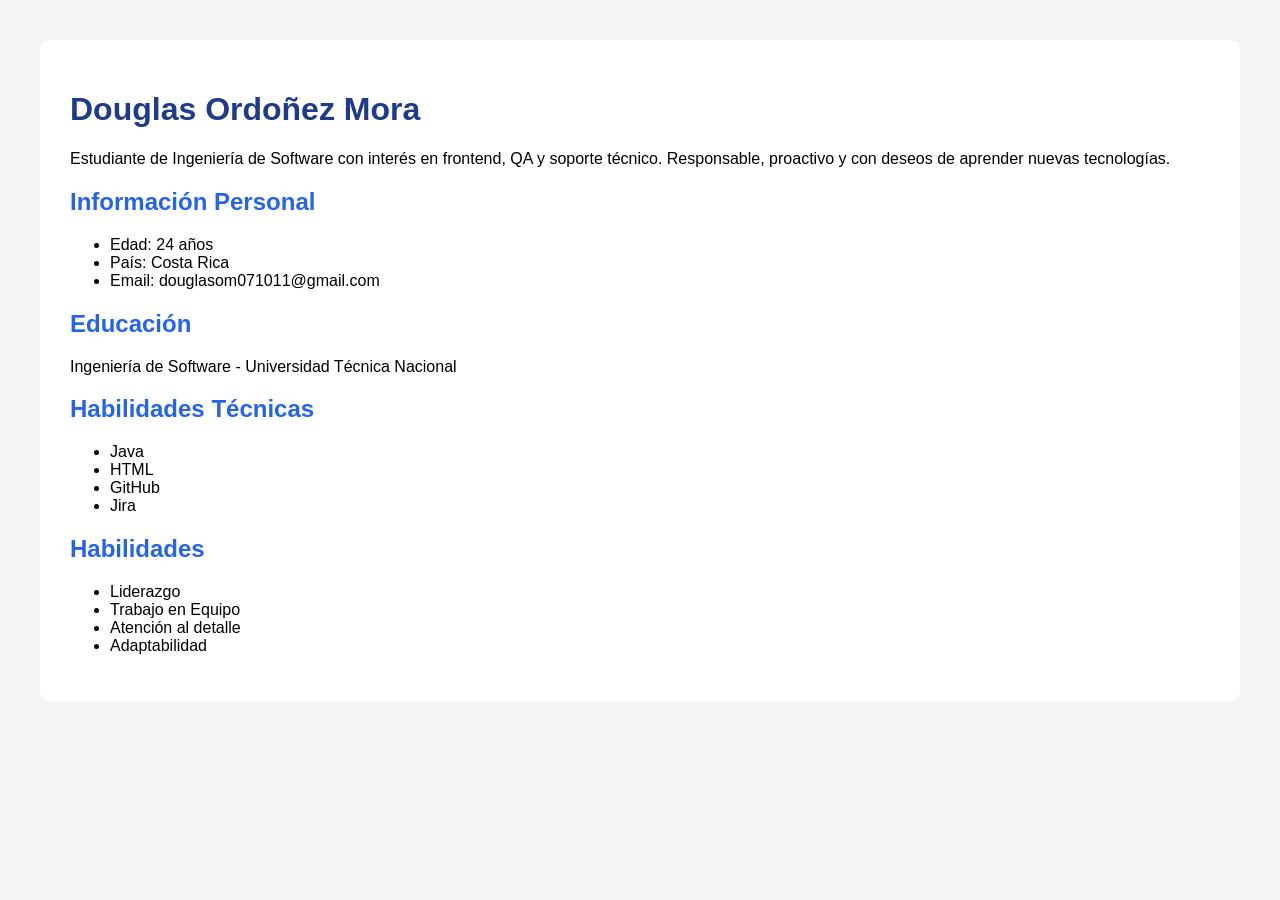
<file: clases/clase02/index.html>
<!DOCTYPE html>
<html lang="es">
<head>
    <meta charset="UTF-8">
    <title>Currículum - Douglas Ordoñez</title>

    <style>
        body{
            font-family: Arial;
            background-color: #f4f4f4;
            margin: 40px;
        }

        .cv{
            background: white;
            padding: 30px;
            border-radius: 10px;
        }

        h1{
            color: #1e3a8a;
        }

        h2{
            color: #2563eb;
        }
    </style>
</head>

<body>

<div class="cv">

    <h1>Douglas Ordoñez Mora</h1>

    <p>
        Estudiante de Ingeniería de Software con interés en frontend,
        QA y soporte técnico. Responsable, proactivo y con deseos
        de aprender nuevas tecnologías.
    </p>

    <h2>Información Personal</h2>

    <ul>
        <li>Edad: 24 años</li>
        <li>País: Costa Rica</li>
        <li>Email: douglasom071011@gmail.com</li>
    </ul>

    <h2>Educación</h2>

    <p>
        Ingeniería de Software - Universidad Técnica Nacional
    </p>

    <h2>Habilidades Técnicas</h2>

    <ul>
        <li>Java</li>
        <li>HTML</li>
        <li>GitHub</li>
        <li>Jira</li>
    </ul>

    <h2>Habilidades</h2>

    <ul>
        <li>Liderazgo</li>
        <li>Trabajo en Equipo</li>
        <li>Atención al detalle</li>
        <li>Adaptabilidad</li>
    </ul>

</div>

</body>
</html>
</file>
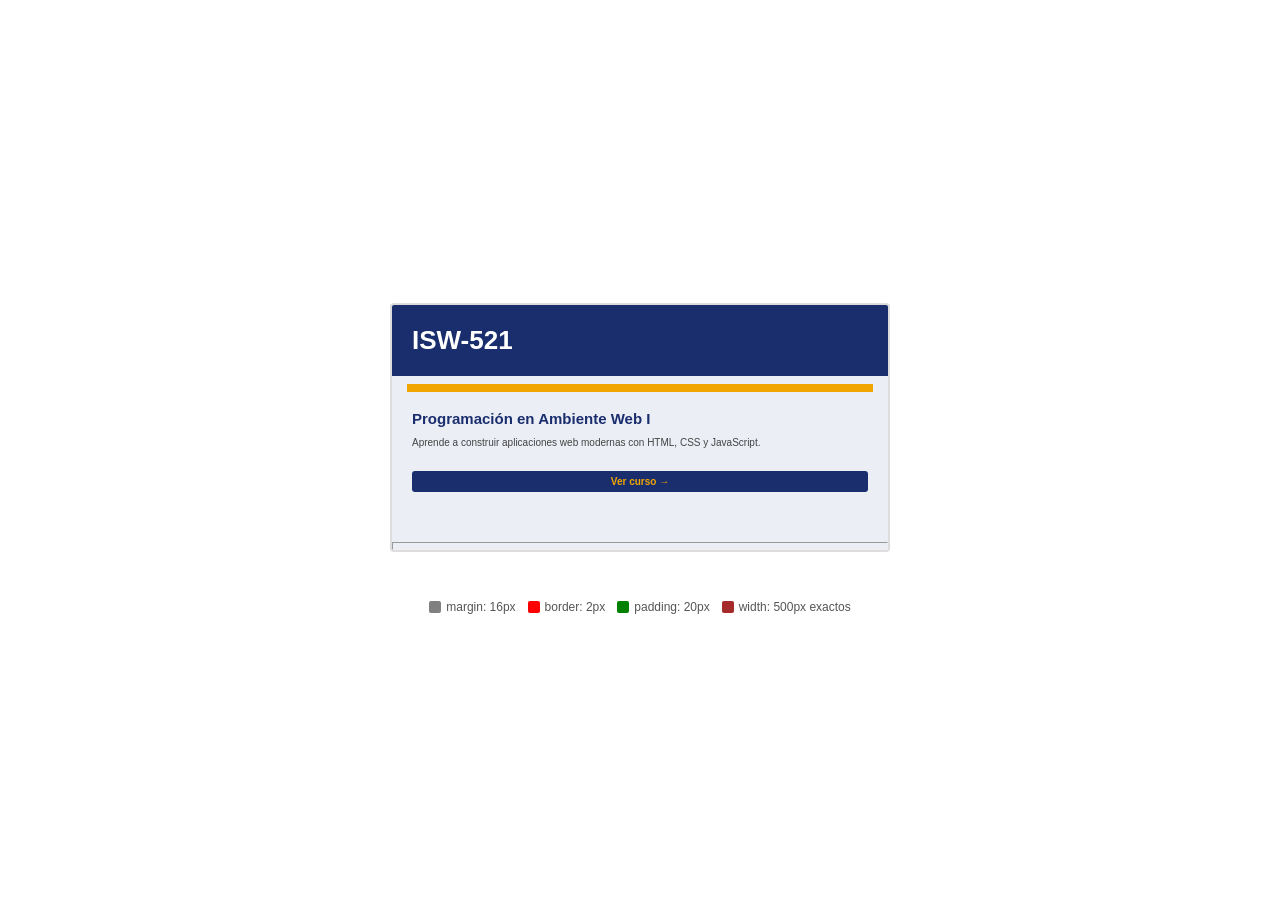
<file: clases/clase05/index.html>
<!DOCTYPE html>
<html lang="es">
    <head>
        <meta charset="UTF-8">
        <title>ISW-521 Card</title>
        <link rel="stylesheet" href="styles.css">

    </head>
    <body>
        <main class="pagina">
            <article class="carta">

                <header class="cabecera_carta">
                    <h2 class="carta_curso">ISW-521</h2>
                </header>

                <hr class="linea_dorada">

                <section class="cuerpo_carta">
                    <h3 class="subtitulo_carta">Programación en Ambiente Web I</h3>
                    <p class="descripcion_carta">
                        Aprende a construir aplicaciones web modernas con HTML, CSS y JavaScript.
                    </p>
                    <a class="carta_btn" href="#">Ver curso → </a>
                </section>

                <hr class="linea_blanca">
                    
            </article>

             <footer class="leyenda">
                <ul class="leyenda_lista">
                    <li class="leyenda_item">
                        <span class="leyenda_simbolo leyenda_simbolo--margin"></span>
                        margin: 16px
                    </li>
                    <li class="leyenda_item">
                        <span class="leyenda_simbolo leyenda_simbolo--border"></span>
                        border: 2px
                    </li>
                    <li class="leyenda_item">
                        <span class="leyenda_simbolo leyenda_simbolo--padding"></span>
                        padding: 20px
                    </li>
                    <li class="leyenda_item">
                        <span class="leyenda_simbolo leyenda_simbolo--width"></span>
                        width: 500px exactos
                    </li>
                </ul>
            </footer>

        </main>

    </body>
    
</html>
</file>
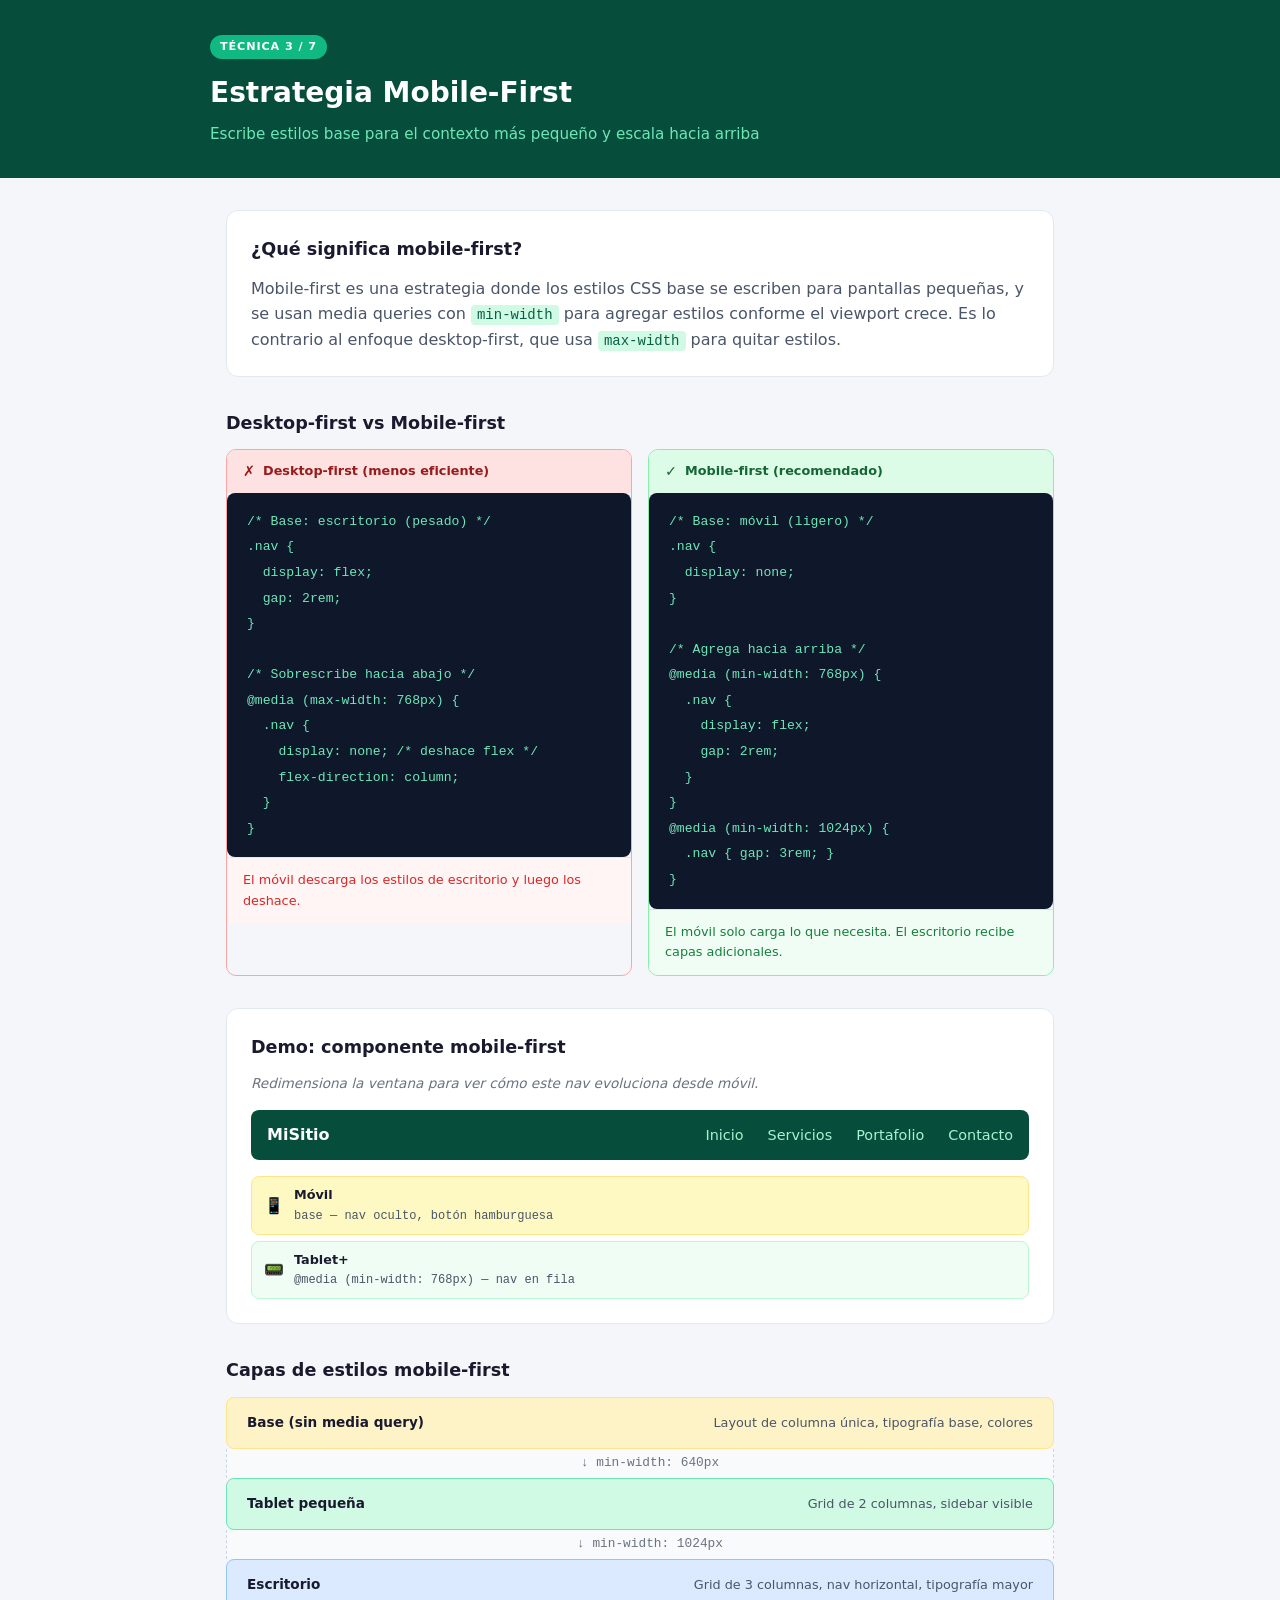
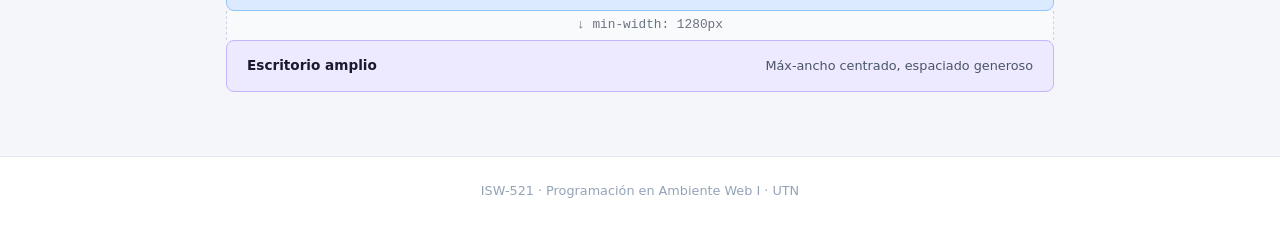
<file: clases/clase08/index.html>
<!DOCTYPE html>
<html lang="es">
<head>
  <meta charset="UTF-8">
  <meta name="viewport" content="width=device-width, initial-scale=1">
  <title>Técnica 3 — Mobile-First</title>
  <link rel="stylesheet" href="mobilefirst.css">
</head>
<body>

  <header class="page-header">
    <div class="header-inner">
      <span class="badge">Técnica 3 / 7</span>
      <h1>Estrategia Mobile-First</h1>
      <p class="subtitle">Escribe estilos base para el contexto más pequeño y escala hacia arriba</p>
    </div>
  </header>

  <main class="container">

    <section class="concept-card">
      <h2>¿Qué significa mobile-first?</h2>
      <p>
        Mobile-first es una estrategia donde los estilos CSS base se escriben para
        pantallas pequeñas, y se usan media queries con <code>min-width</code> para
        agregar estilos conforme el viewport crece. Es lo contrario al enfoque
        desktop-first, que usa <code>max-width</code> para quitar estilos.
      </p>
    </section>

    <section class="compare-section">
      <h2>Desktop-first vs Mobile-first</h2>
      <div class="compare-grid">

        <div class="compare-card compare-card--bad">
          <div class="compare-header compare-header--bad">
            <span class="compare-icon">✗</span>
            Desktop-first (menos eficiente)
          </div>
          <pre class="code-block"><code>/* Base: escritorio (pesado) */
.nav {
  display: flex;
  gap: 2rem;
}

/* Sobrescribe hacia abajo */
@media (max-width: 768px) {
  .nav {
    display: none; /* deshace flex */
    flex-direction: column;
  }
}</code></pre>
          <div class="compare-note">
            El móvil descarga los estilos de escritorio y luego los deshace.
          </div>
        </div>

        <div class="compare-card compare-card--good">
          <div class="compare-header compare-header--good">
            <span class="compare-icon">✓</span>
            Mobile-first (recomendado)
          </div>
          <pre class="code-block"><code>/* Base: móvil (ligero) */
.nav {
  display: none;
}

/* Agrega hacia arriba */
@media (min-width: 768px) {
  .nav {
    display: flex;
    gap: 2rem;
  }
}
@media (min-width: 1024px) {
  .nav { gap: 3rem; }
}</code></pre>
          <div class="compare-note compare-note--good">
            El móvil solo carga lo que necesita. El escritorio recibe capas adicionales.
          </div>
        </div>

      </div>
    </section>

    <section class="demo-section">
      <h2>Demo: componente mobile-first</h2>
      <p class="section-hint">Redimensiona la ventana para ver cómo este nav evoluciona desde móvil.</p>

      <nav class="demo-nav">
        <div class="nav-brand">MiSitio</div>
        <button class="nav-toggle" aria-label="Abrir menú">☰</button>
        <ul class="nav-links">
          <li><a href="#">Inicio</a></li>
          <li><a href="#">Servicios</a></li>
          <li><a href="#">Portafolio</a></li>
          <li><a href="#">Contacto</a></li>
        </ul>
      </nav>

      <div class="viewport-indicator">
        <div class="vi-item vi-item--mobile">
          <span class="vi-icon">📱</span>
          <div>
            <strong>Móvil</strong>
            <code>base — nav oculto, botón hamburguesa</code>
          </div>
        </div>
        <div class="vi-item vi-item--tablet">
          <span class="vi-icon">📟</span>
          <div>
            <strong>Tablet+</strong>
            <code>@media (min-width: 768px) — nav en fila</code>
          </div>
        </div>
      </div>
    </section>

    <section class="layers-section">
      <h2>Capas de estilos mobile-first</h2>
      <div class="layers">
        <div class="layer layer-1">
          <span class="layer-label">Base (sin media query)</span>
          <span class="layer-desc">Layout de columna única, tipografía base, colores</span>
        </div>
        <div class="layer-arrow">↓ min-width: 640px</div>
        <div class="layer layer-2">
          <span class="layer-label">Tablet pequeña</span>
          <span class="layer-desc">Grid de 2 columnas, sidebar visible</span>
        </div>
        <div class="layer-arrow">↓ min-width: 1024px</div>
        <div class="layer layer-3">
          <span class="layer-label">Escritorio</span>
          <span class="layer-desc">Grid de 3 columnas, nav horizontal, tipografía mayor</span>
        </div>
        <div class="layer-arrow">↓ min-width: 1280px</div>
        <div class="layer layer-4">
          <span class="layer-label">Escritorio amplio</span>
          <span class="layer-desc">Máx-ancho centrado, espaciado generoso</span>
        </div>
      </div>
    </section>

  </main>

  <footer class="page-footer">
    <p>ISW-521 · Programación en Ambiente Web I · UTN</p>
  </footer>

</body>
</html>
</file>
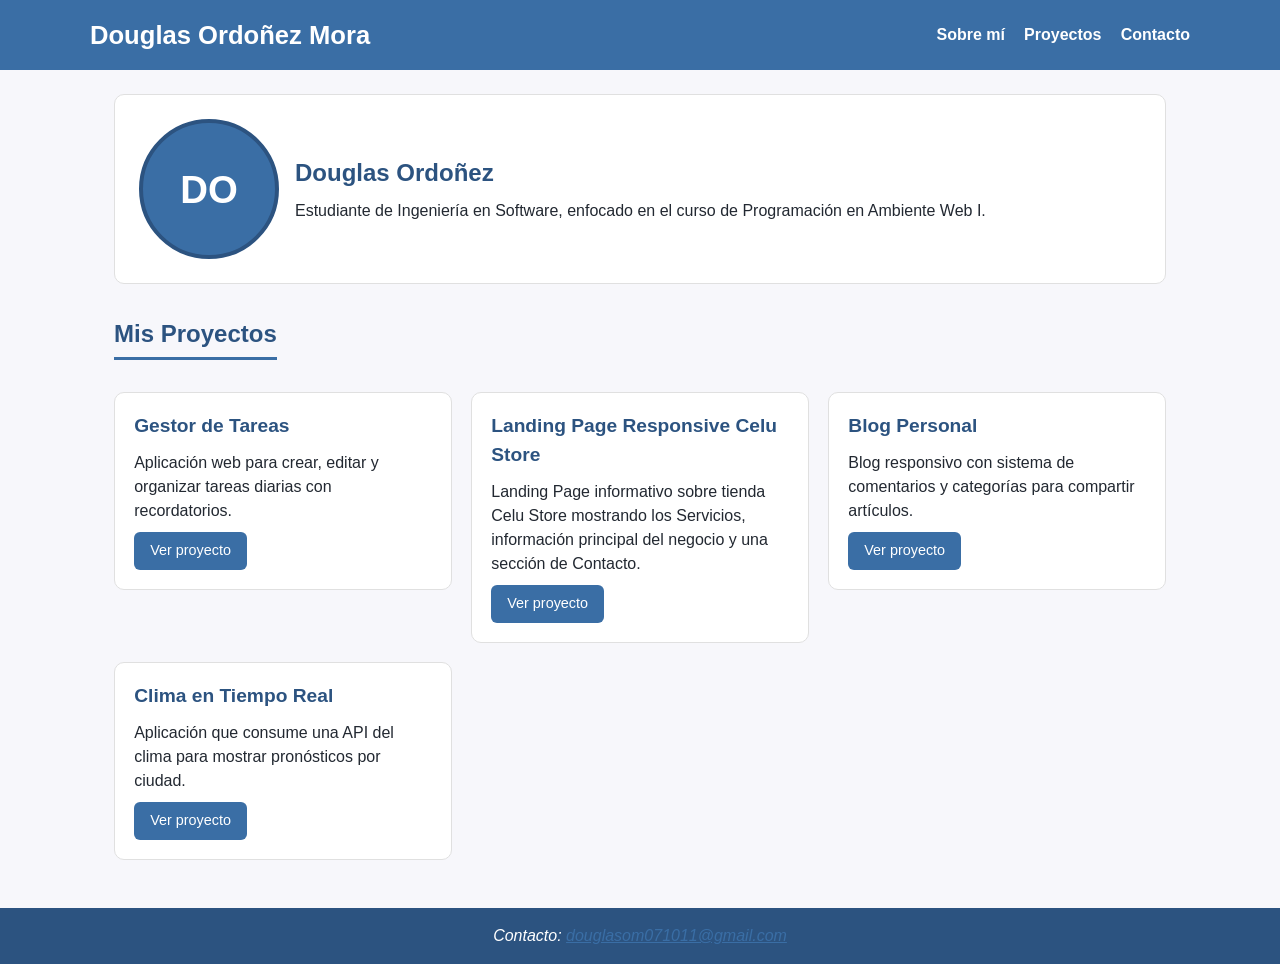
<file: clases/clase09/Workshop/index.html>
<!DOCTYPE html>
<html lang="es">

<head>
    <meta charset="UTF-8">
    <meta name="viewport" content="width=device-width, initial-scale=1.0">
    <title>Mi Portafolio</title>
    <link rel="stylesheet" href="estilos.css">
</head>

<body>
    <a href="#contenido" class="skip-link">Saltar al contenido principal</a>

    <header>
        <div class="header-inner">
            <h1>Douglas Ordoñez Mora</h1>
            <nav aria-label="Navegación principal">
                <ul>
                    <li><a href="#sobre-mi">Sobre mí</a></li>
                    <li><a href="#proyectos">Proyectos</a></li>
                    <li><a href="#contacto">Contacto</a></li>
                </ul>
            </nav>
        </div>
    </header>

    <main id="contenido">

        <section id="sobre-mi" class="sobre-mi" aria-labelledby="titulo-sobre-mi">
            <figure class="avatar">
                <span aria-hidden="true">DO</span>
                <figcaption class="skip-link">Avatar de Douglas Ordoñez, iniciales D O</figcaption>
            </figure>
            <div class="sobre-mi-texto">
                <h2 id="titulo-sobre-mi">Douglas Ordoñez</h2>
                <p>Estudiante de Ingeniería en Software, enfocado en el curso de Programación en Ambiente Web I.</p>
            </div>
        </section>


        <section id="proyectos" aria-labelledby="titulo-proyectos">
            <h2 class="titulo-seccion" id="titulo-proyectos">Mis Proyectos</h2>

            <ul class="proyectos">
                <li>
                    <article class="proyecto" aria-labelledby="proyecto-1-titulo">
                        <h3 id="proyecto-1-titulo">Gestor de Tareas</h3>
                        <p>Aplicación web para crear, editar y organizar tareas diarias con recordatorios.</p>
                        <a href="https://ejemplo.com/gestor-tareas">Ver proyecto<span class="skip-link"> Gestor de
                                Tareas</span></a>
                    </article>
                </li>

                <li>
                    <article class="proyecto" aria-labelledby="proyecto-2-titulo">
                        <h3 id="proyecto-2-titulo">Landing Page Responsive Celu Store</h3>
                        <p>Landing Page informativo sobre tienda Celu Store mostrando los Servicios, información principal del negocio y una sección de Contacto.
                        </p>
                        <a href="https://ejemplo.com/tienda-online">Ver proyecto<span class="skip-link"> Tienda en
                                Línea</span></a>
                    </article>
                </li>

                <li>
                    <article class="proyecto" aria-labelledby="proyecto-3-titulo">
                        <h3 id="proyecto-3-titulo">Blog Personal</h3>
                        <p>Blog responsivo con sistema de comentarios y categorías para compartir artículos.</p>
                        <a href="https://ejemplo.com/blog-personal">Ver proyecto<span class="skip-link"> Blog
                                Personal</span></a>
                    </article>
                </li>

                <li>
                    <article class="proyecto" aria-labelledby="proyecto-4-titulo">
                        <h3 id="proyecto-4-titulo">Clima en Tiempo Real</h3>
                        <p>Aplicación que consume una API del clima para mostrar pronósticos por ciudad.</p>
                        <a href="https://ejemplo.com/app-clima">Ver proyecto<span class="skip-link"> Clima en Tiempo
                                Real</span></a>
                    </article>
                </li>
            </ul>
        </section>

    </main>

    <footer id="contacto">
        <address>Contacto: <a href="mailto:douglasom071011@gmail.com">douglasom071011@gmail.com</a></address>
    </footer>

</body>

</html>
</file>
<file: clases/clase05/styles.css>
*{
    box-sizing: border-box;
    margin: 0;
    padding: 0;
}

body{
    background: white;
    font-family: Arial, Helvetica, sans-serif;
    min-height: 100vh;
    display: flex;
    justify-content: center;
    align-items: center;
}

.pagina{
    display: flex;
    flex-direction: column;
    align-items: center;
    gap: 32px;
}

.carta{
   width: 500px;
   margin: 16px;
   border: 2px solid #dddddd;
   padding: 20px;
   background: rgb(235, 238, 245);
   border-radius: 4px;
}

.cabecera_carta{
    background: #1a2e6e;
    border-radius: 2px 2px 0 0;
    margin: -20px -20px 0 -20px;
    padding: 20px;  
}

.carta_curso{
    font-size: 26px;
    font-weight: 700;
    color: white;
}

.linea_dorada{
    height: 8px;
    background: #f0a500;
    border: none;
    margin: 8px -5px 0 -5px;
}

.cuerpo_carta{
    padding-top: 18px;
    padding-bottom: 20px;
}

.subtitulo_carta{
    font-size: 15px;
    font-weight: 600;
    color: #1a2e6e;
    margin-bottom: 8px;
}

.descripcion_carta{
    font-size: 10px;
    color: #444444;
    line-height: 1.6;
    margin-bottom: 20px;
}

.carta_btn{
    display: block;      
    width: auto;
    padding: 5px;
    background: #1a2e6e;
    color: #f0a500;      
    font-size: 10px;
    font-weight: 600;
    text-align: center;
    text-decoration: none; 
    border-radius: 3px;
    cursor: pointer;
}

.linea_blanca{
    height: 8px;
    background: rgb(235, 238, 245);
    margin: 30px -20px -20px -20px;

}


.leyenda_lista {
  display: flex;
  align-items: center;
  gap: 12px;
  list-style: none;
  flex-wrap: wrap;
  justify-content: center;
  font-size: 12px;
  color: #555555;
}

.leyenda_item {
  display: flex;
  align-items: center;
  gap: 5px;
}

.leyenda_simbolo {
  width: 12px;
  height: 12px;
  border-radius: 2px;
  flex-shrink: 0;
}

.leyenda_simbolo--margin  { background: gray; }
.leyenda_simbolo--border  { background: red; }
.leyenda_simbolo--padding { background: green; }
.leyenda_simbolo--width   { background: brown; }
</file>
<file: clases/clase08/mobilefirst.css>
/* ============================================================
   03-mobile-first.css
   Técnica: Estrategia Mobile-First
   ISW-521 — Programación en Ambiente Web I — UTN
   ============================================================ */

*, *::before, *::after {
  box-sizing: border-box;
  margin: 0;
  padding: 0;
}

body {
  font-family: 'Segoe UI', system-ui, sans-serif;
  font-size: 16px;
  line-height: 1.6;
  color: #1a1a2e;
  background-color: #f5f6fa;
}

/* --- Header --- */
.page-header {
  background-color: #064e3b;
  color: #fff;
  padding: 2rem 1rem;
}

.header-inner {
  max-width: 860px;
  margin: 0 auto;
}

.badge {
  display: inline-block;
  font-size: 0.7rem;
  font-weight: 600;
  letter-spacing: 0.08em;
  text-transform: uppercase;
  background-color: #10b981;
  color: #fff;
  padding: 3px 10px;
  border-radius: 999px;
  margin-bottom: 0.75rem;
}

.page-header h1 {
  font-size: 1.75rem;
  font-weight: 700;
  margin-bottom: 0.4rem;
}

.subtitle {
  font-size: 0.95rem;
  color: #6ee7b7;
}

/* --- Contenedor --- */
.container {
  max-width: 860px;
  margin: 0 auto;
  padding: 2rem 1rem;
  display: flex;
  flex-direction: column;
  gap: 2rem;
}

/* --- Común --- */
code {
  font-family: 'JetBrains Mono', 'Fira Code', monospace;
  font-size: 0.875em;
  background-color: #d1fae5;
  color: #065f46;
  padding: 2px 6px;
  border-radius: 4px;
}

.code-block {
  background-color: #0f172a;
  border-radius: 8px;
  padding: 1rem 1.25rem;
  overflow-x: auto;
  margin: 0;
}

.code-block code {
  background: none;
  color: #6ee7b7;
  font-size: 0.82rem;
  padding: 0;
  white-space: pre;
}

h2 {
  font-size: 1.1rem;
  font-weight: 600;
  margin-bottom: 0.75rem;
  color: #1a1a2e;
}

/* --- Concepto --- */
.concept-card {
  background: #fff;
  border-radius: 12px;
  padding: 1.5rem;
  border: 1px solid #e2e8f0;
}

.concept-card p {
  color: #4a5568;
}

/* --- Comparativa --- */
.compare-grid {
  display: grid;
  grid-template-columns: 1fr 1fr;
  gap: 1rem;
}

.compare-card {
  border-radius: 10px;
  overflow: hidden;
  border: 1px solid #e2e8f0;
}

.compare-card--bad {
  border-color: #fca5a5;
}

.compare-card--good {
  border-color: #86efac;
}

.compare-header {
  display: flex;
  align-items: center;
  gap: 8px;
  padding: 0.6rem 1rem;
  font-size: 0.8rem;
  font-weight: 600;
}

.compare-header--bad {
  background-color: #fee2e2;
  color: #991b1b;
}

.compare-header--good {
  background-color: #dcfce7;
  color: #166534;
}

.compare-icon {
  font-size: 0.9rem;
}

.compare-note {
  padding: 0.75rem 1rem;
  font-size: 0.8rem;
  color: #dc2626;
  background: #fff5f5;
  border-top: 1px solid #fee2e2;
}

.compare-note--good {
  color: #15803d;
  background: #f0fdf4;
  border-color: #bbf7d0;
}

/* --- Demo navegación --- */
.demo-section {
  background: #fff;
  border-radius: 12px;
  padding: 1.5rem;
  border: 1px solid #e2e8f0;
}

.section-hint {
  font-size: 0.85rem;
  color: #6b7280;
  font-style: italic;
  margin-bottom: 1rem;
}

/* NAV — BASE MÓVIL */
.demo-nav {
  display: flex;
  align-items: center;
  justify-content: space-between;
  background-color: #064e3b;
  padding: 0.75rem 1rem;
  border-radius: 8px;
  margin-bottom: 1rem;
}

.nav-brand {
  font-size: 1rem;
  font-weight: 700;
  color: #fff;
}

.nav-toggle {
  background: transparent;
  border: 1px solid #6ee7b7;
  color: #6ee7b7;
  font-size: 1.1rem;
  width: 32px;
  height: 32px;
  border-radius: 5px;
  cursor: pointer;
}

.nav-links {
  display: none; /* oculto en móvil */
  list-style: none;
  gap: 1.5rem;
}

.nav-links a {
  color: #a7f3d0;
  text-decoration: none;
  font-size: 0.9rem;
}

.nav-links a:hover {
  color: #fff;
}

/* --- Indicador de viewport --- */
.viewport-indicator {
  display: flex;
  flex-direction: column;
  gap: 6px;
}

.vi-item {
  display: flex;
  align-items: center;
  gap: 10px;
  padding: 8px 12px;
  border-radius: 8px;
  font-size: 0.82rem;
}

.vi-item--mobile {
  background: #fef9c3;
  border: 1px solid #fde68a;
}

.vi-item--tablet {
  background: #f0fdf4;
  border: 1px solid #bbf7d0;
  opacity: 0.5;
}

.vi-icon {
  font-size: 1rem;
}

.vi-item strong {
  display: block;
  font-size: 0.8rem;
  margin-bottom: 1px;
  color: #1a1a2e;
}

.vi-item code {
  display: block;
  font-size: 0.75rem;
  background: transparent;
  padding: 0;
  color: #4a5568;
}

/* --- Capas --- */
.layers {
  display: flex;
  flex-direction: column;
  align-items: stretch;
  gap: 0;
}

.layer {
  padding: 0.9rem 1.25rem;
  border-radius: 8px;
  display: flex;
  justify-content: space-between;
  align-items: center;
  flex-wrap: wrap;
  gap: 4px;
}

.layer-1 { background: #fef3c7; border: 1px solid #fde68a; }
.layer-2 { background: #d1fae5; border: 1px solid #6ee7b7; }
.layer-3 { background: #dbeafe; border: 1px solid #93c5fd; }
.layer-4 { background: #ede9fe; border: 1px solid #c4b5fd; }

.layer-label {
  font-size: 0.85rem;
  font-weight: 600;
  color: #1a1a2e;
}

.layer-desc {
  font-size: 0.8rem;
  color: #4a5568;
}

.layer-arrow {
  text-align: center;
  font-size: 0.8rem;
  color: #6b7280;
  font-family: 'JetBrains Mono', monospace;
  padding: 4px 0;
  background: #f8fafc;
  border-left: 1px dashed #cbd5e1;
  border-right: 1px dashed #cbd5e1;
  padding-left: 1.25rem;
}

/* --- Footer --- */
.page-footer {
  text-align: center;
  padding: 1.5rem;
  font-size: 0.8rem;
  color: #94a3b8;
  border-top: 1px solid #e2e8f0;
  background: #fff;
  margin-top: 2rem;
}

/* ============================================================
   MEDIA QUERIES — mobile-first (min-width)
   ============================================================ */

@media (min-width: 768px) {
  .compare-grid {
    grid-template-columns: 1fr 1fr;
  }

  /* El nav ahora muestra los links en fila */
  .nav-toggle {
    display: none;
  }

  .nav-links {
    display: flex;
  }

  .vi-item--tablet {
    opacity: 1;
  }
}

@media (max-width: 640px) {
  .compare-grid {
    grid-template-columns: 1fr;
  }

  .page-header h1 {
    font-size: 1.35rem;
  }

  .layer {
    flex-direction: column;
    align-items: flex-start;
  }
}
</file>
<file: clases/clase09/Workshop/estilos.css>
:root{
  --color-fondo: #f7f7fb;
  --color-texto: #222831;
  --color-primario: #3a6ea5;
  --color-primario-oscuro: #2c5380;
  --color-tarjeta: #ffffff;
  --color-borde: #e0e0e0;
}

*{
  margin:0;
  padding:0;
  box-sizing: border-box;
}

body{
  font-family: "Segoe UI", Verdana, Arial, sans-serif;
  background-color: var(--color-fondo);
  color: var(--color-texto);
  line-height: 1.5;
  font-size: 0.95rem;
}



a{
  color: var(--color-primario);
}

a:focus,
button:focus{
  outline: 3px solid #ffbf47;
  outline-offset: 2px;
}

.skip-link{
  position:absolute;
  left:-999px;
  top:auto;
}
.skip-link:focus{
  left:10px;
  top:10px;
  background:#fff;
  padding:8px 12px;
  border-radius:4px;
  z-index: 100;
}

header{
  background-color: var(--color-primario);
  color:#fff;
  padding: 1rem;
}

header .header-inner{
  display:flex;
  flex-direction: column;
  align-items: flex-start;
  gap: 0.8rem;
  max-width: 1100px;
  margin: 0 auto;
}

header h1{
  font-size: 1.3rem;
}

nav ul{
  list-style:none;
  display:flex;
  flex-direction: column;
  gap: 0.6rem;
  width: 100%;
}

nav a{
  color:#fff;
  text-decoration:none;
  font-weight: bold;
}

nav a:hover,
nav a:active{
  text-decoration: underline;
}


main{
  max-width: 1100px;
  margin: 0 auto;
  padding: 1rem;
}

/* Sección Sobre mí */
.sobre-mi{
  display:flex;
  flex-direction: column;
  align-items:center;
  gap: 1rem;
  background-color: var(--color-tarjeta);
  border: 1px solid var(--color-borde);
  border-radius: 10px;
  padding: 1.2rem;
  margin-bottom: 1.5rem;
}

.avatar{
  width: 100px;
  height: 100px;
  border-radius: 50%;
  background-color: var(--color-primario);
  color:#fff;
  display:flex;
  align-items:center;
  justify-content:center;
  font-size: 1.8rem;
  font-weight: bold;
  flex-shrink: 0;
  border: 4px solid var(--color-primario-oscuro);
}

.sobre-mi-texto{
  text-align:center;
}

.sobre-mi-texto h2{
  margin-bottom: 0.5rem;
  color: var(--color-primario-oscuro);
}

.titulo-seccion{
  color: var(--color-primario-oscuro);
  margin-bottom: 1rem;
  border-bottom: 3px solid var(--color-primario);
  display:inline-block;
  padding-bottom: 0.3rem;
}

.proyectos{
  display:grid;
  grid-template-columns: 1fr;
  gap: 1rem;
  margin-top: 1rem;
  list-style:none;
}

.proyecto{
  background-color: var(--color-tarjeta);
  border: 1px solid var(--color-borde);
  border-radius: 10px;
  padding: 1rem;
  display:flex;
  flex-direction: column;
  gap: 0.6rem;
}

.proyecto h3{
  color: var(--color-primario-oscuro);
  font-size: 1.05rem;
}

.proyecto p{
  flex-grow:1;
}

.proyecto a{
  align-self: flex-start;
  background-color: var(--color-primario);
  color:#fff;
  text-decoration:none;
  padding: 0.5rem 1rem;
  border-radius: 6px;
  font-size: 0.9rem;
}

.proyecto a:hover,
.proyecto a:active{
  background-color: var(--color-primario-oscuro);
}

/* Pie de página */
footer{
  text-align:center;
  padding: 1rem;
  background-color: var(--color-primario-oscuro);
  color:#fff;
  margin-top: 1.5rem;
}

/* tablets a partir de 600px)*/
@media (min-width: 600px){

  body{
    font-size: 1rem;
  }

  header{
    padding: 1rem 1.5rem;
  }

  /* La navegación vuelve a ser horizontal */
  header .header-inner{
    flex-direction: row;
    justify-content: space-between;
    align-items: center;
    flex-wrap: wrap;
  }

  header h1{
    font-size: 1.5rem;
  }

  nav ul{
    flex-direction: row;
    gap: 1.2rem;
    width: auto;
  }

  main{
    padding: 1.5rem;
  }

  .sobre-mi{
    padding: 1.5rem;
    margin-bottom: 2rem;
  }

  .avatar{
    width: 120px;
    height: 120px;
    font-size: 2.1rem;
  }

  .proyectos{
    grid-template-columns: repeat(2, 1fr);
    gap: 1.2rem;
  }

  .proyecto{
    padding: 1.2rem;
  }

  .proyecto h3{
    font-size: 1.15rem;
  }
}

/*computadoras a partir de 1025px */
@media (min-width: 1025px){

  header h1{
    font-size: 1.6rem;
  }

  .sobre-mi{
    flex-direction: row;
    text-align:left;
    align-items:center;
  }

  .sobre-mi-texto{
    text-align:left;
  }

  .avatar{
    width: 140px;
    height: 140px;
    font-size: 2.4rem;
  }

  .proyectos{
    grid-template-columns: repeat(3, 1fr);
  }

  .proyecto h3{
    font-size: 1.2rem;
  }
}
</file>
